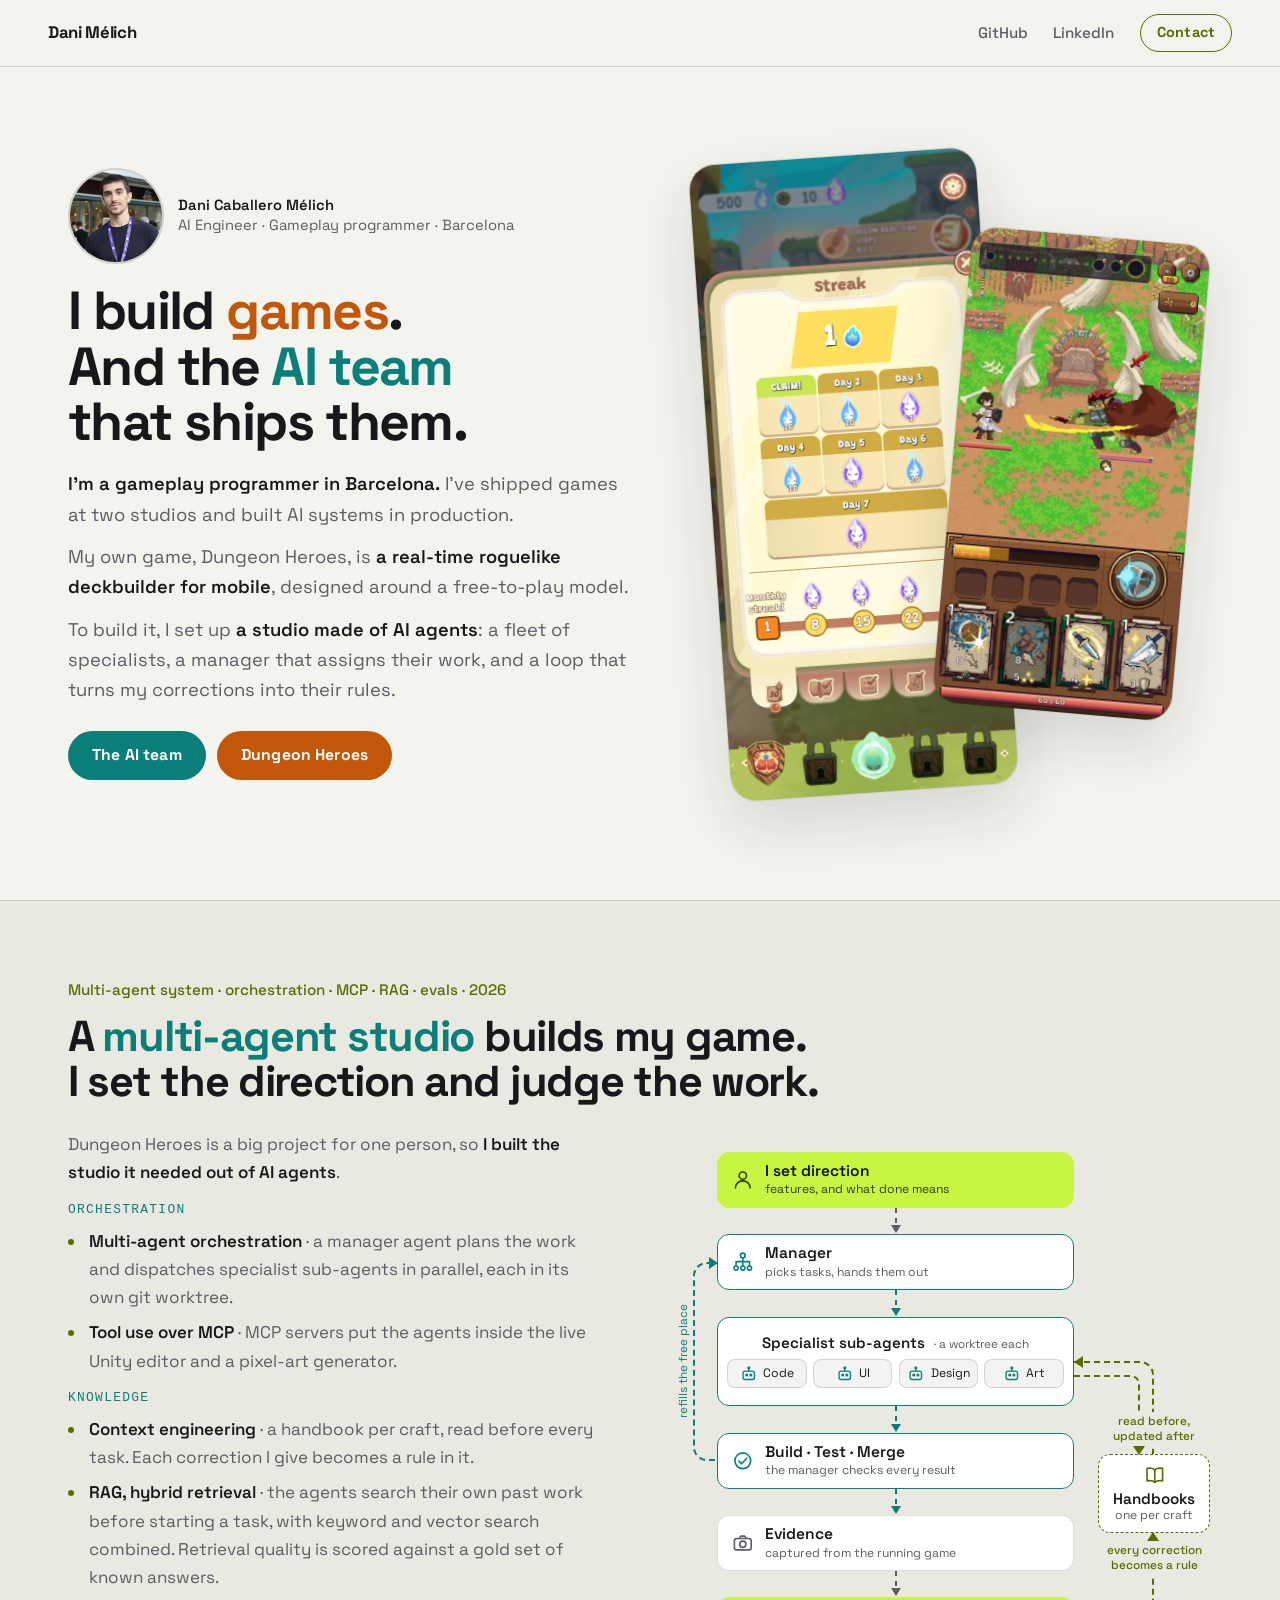
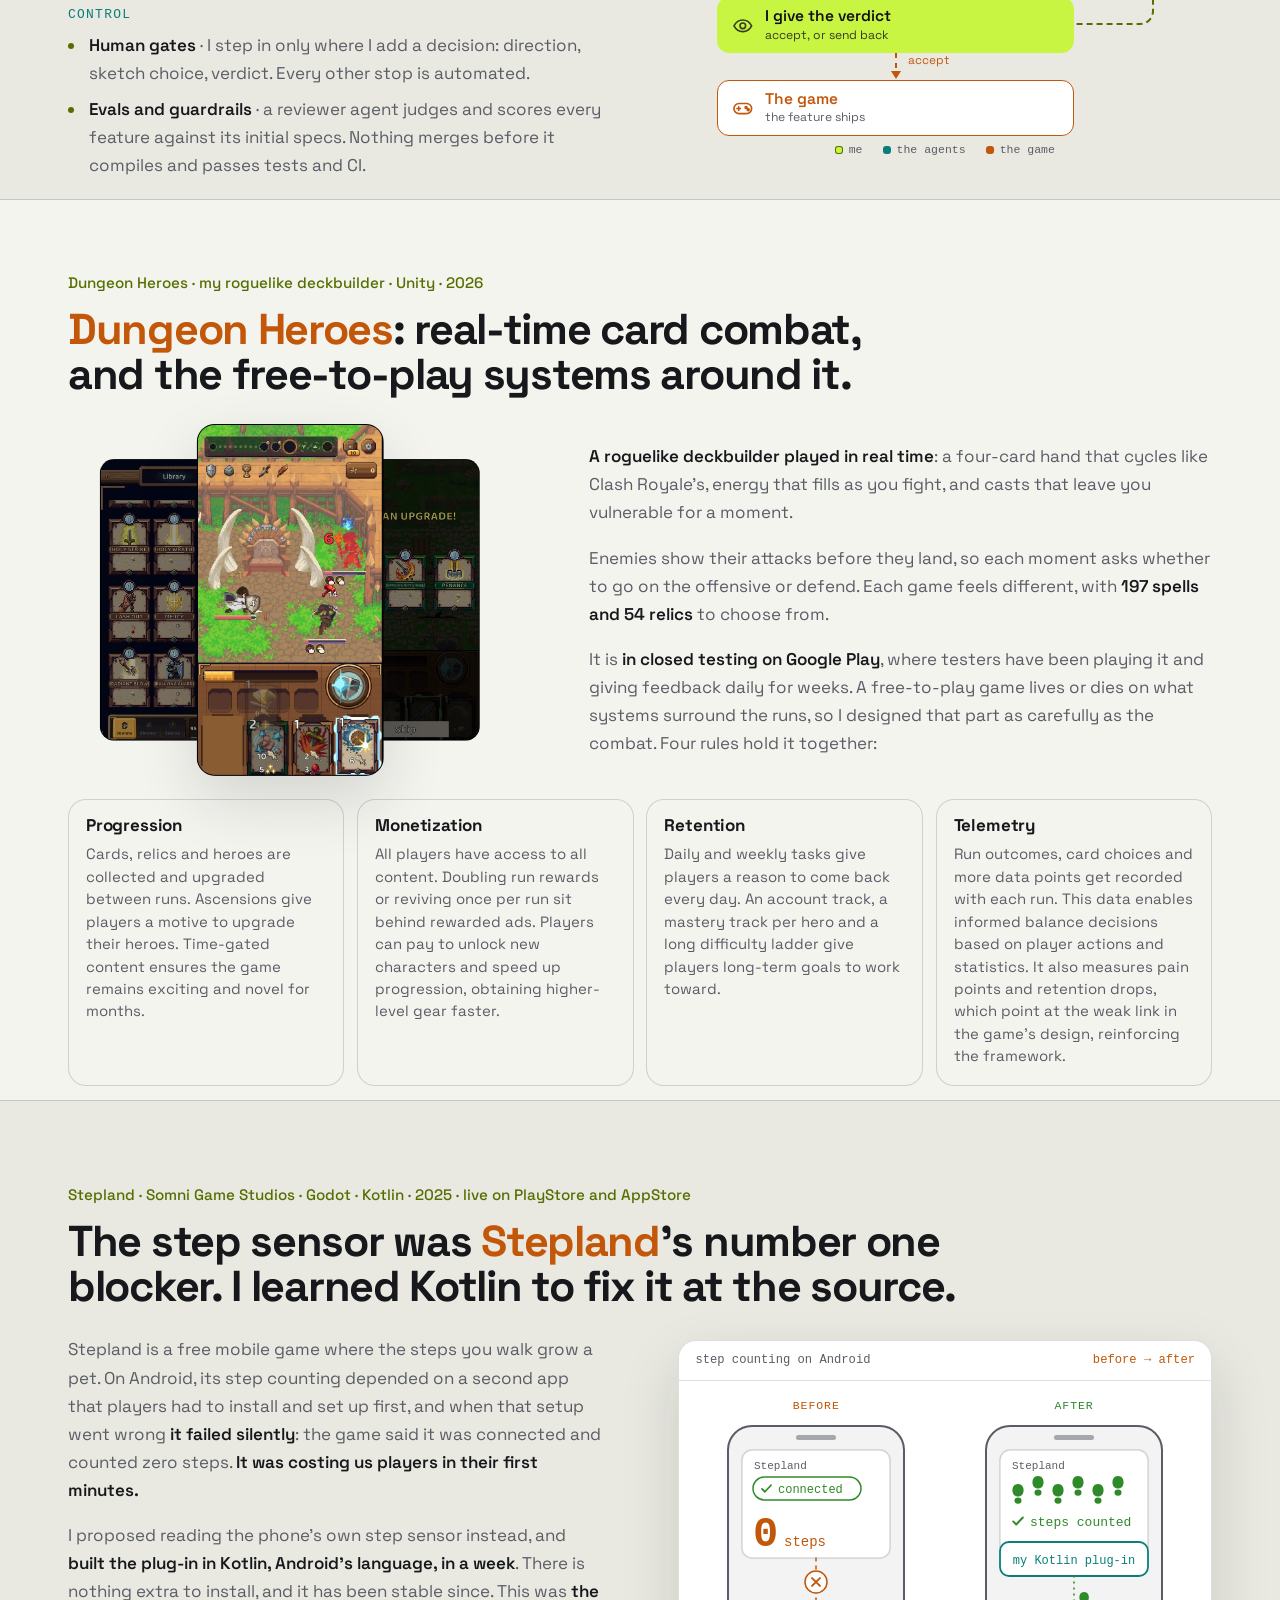
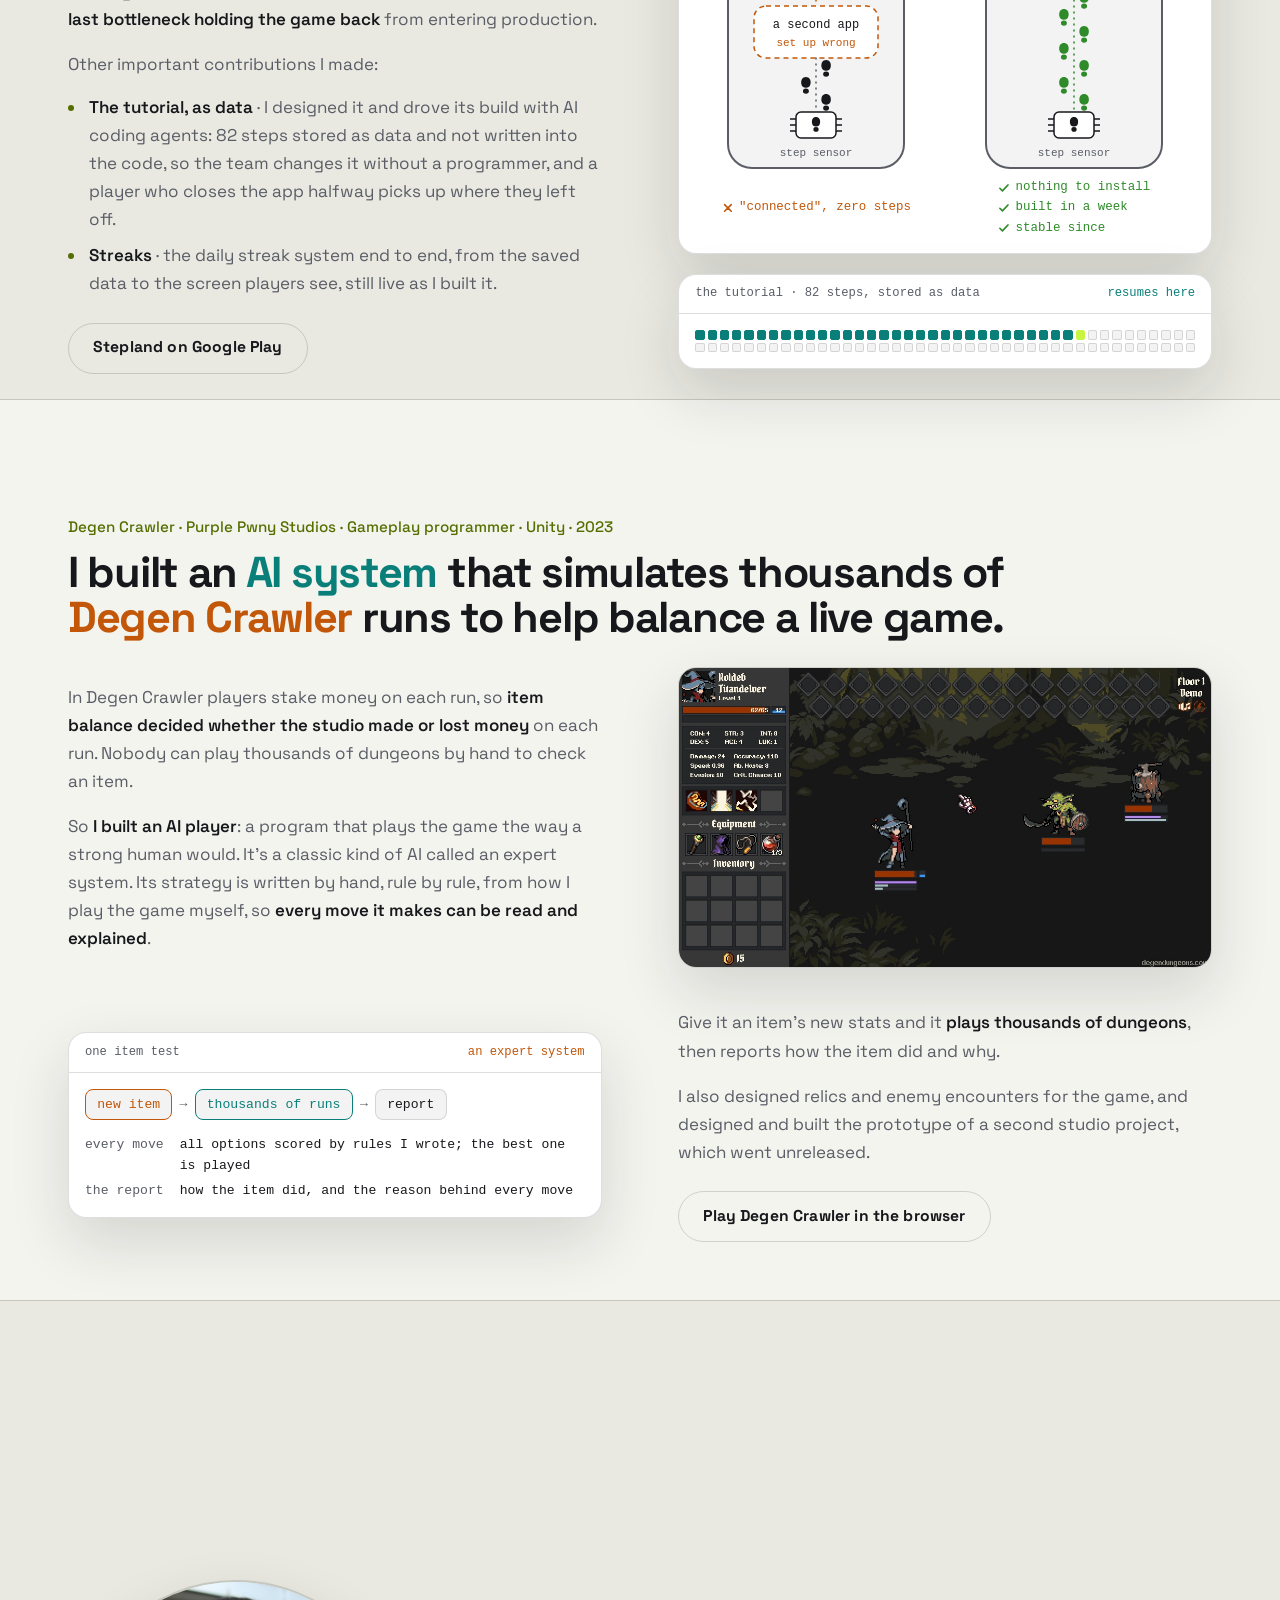
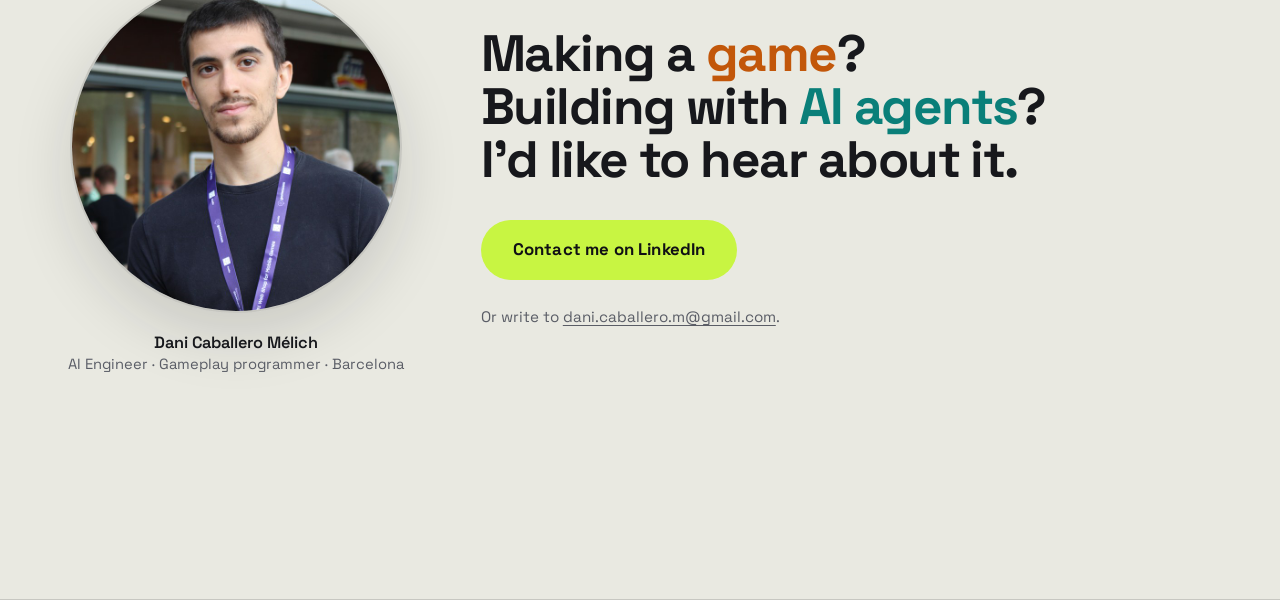
<file: index.html>
<!doctype html>
<html lang="en">
<head>
<meta charset="utf-8">
<meta name="viewport" content="width=device-width, initial-scale=1">
<title>Dani Mélich</title>
<meta name="description" content="Dani Mélich, gameplay programmer in Barcelona. His game Dungeon Heroes, the AI team that works on it, and the studio games before it.">
<meta name="color-scheme" content="dark light">
<meta property="og:title" content="Dani Mélich">
<meta property="og:description" content="Dani Mélich, gameplay programmer in Barcelona. His game Dungeon Heroes, the AI team that works on it, and the studio games before it.">
<meta property="og:type" content="website">
<link rel="preconnect" href="https://fonts.googleapis.com">
<link rel="preconnect" href="https://fonts.gstatic.com" crossorigin>
<link rel="stylesheet" href="https://fonts.googleapis.com/css2?family=Space+Grotesk:wght@400;500;700&display=swap">
<link rel="icon" href="data:image/svg+xml,<svg xmlns='http://www.w3.org/2000/svg' viewBox='0 0 32 32'><rect width='32' height='32' rx='7' fill='%23C8F542'/><text x='16' y='23.5' font-size='19' font-family='Arial,sans-serif' font-weight='bold' text-anchor='middle' fill='%23101014'>D</text></svg>">
<style>
/* Set-1 shell, extended for the engineer's mechanism cards. Dark by default, light via prefers-color-scheme. */

:root {
  --bg: #0e0f12;
  --bg-band: #15171c;
  --ink: #edede8;
  --muted: #9a9da6;
  --line: rgba(237, 237, 232, 0.14);
  --accent: #c8f542;
  --accent-ink: #c8f542;
  --on-accent: #101014;
  --game: #ff9a4d;
  --ai: #4fd8d2;
  --mech-bg: #0a0c10;
  --mech-line: rgba(237, 237, 232, 0.12);
  --mech-soft: rgba(237, 237, 232, 0.05);
  --ok: #8fd68a;
  --warn: #ff9a4d;
  --shadow: 0 24px 60px rgba(0, 0, 0, 0.45);
  --r-media: 18px;
  --mono: "Cascadia Mono", "Consolas", "SF Mono", ui-monospace, Menlo, monospace;
  color-scheme: dark;
}

@media (prefers-color-scheme: light) {
  :root {
    --bg: #f4f4ef;
    --bg-band: #e9e9e1;
    --ink: #17181c;
    --muted: #5a5d66;
    --line: rgba(23, 24, 28, 0.16);
    --accent: #c8f542;
    --accent-ink: #566e00;
    --on-accent: #101014;
    --game: #c2570a;
    --ai: #0a7f79;
    --mech-bg: #ffffff;
    --mech-line: rgba(23, 24, 28, 0.14);
    --mech-soft: rgba(23, 24, 28, 0.05);
    --ok: #2f8a2a;
    --warn: #c2570a;
    --shadow: 0 24px 60px rgba(23, 24, 28, 0.14);
    color-scheme: light;
  }
}

* { box-sizing: border-box; margin: 0; padding: 0; }
html { -webkit-text-size-adjust: 100%; }
@media (prefers-reduced-motion: no-preference) { html.smooth { scroll-behavior: smooth; } }

body {
  background: var(--bg);
  color: var(--ink);
  font-family: "Space Grotesk", "Segoe UI", "Helvetica Neue", Arial, sans-serif;
  font-size: 1.0625rem;
  line-height: 1.65;
  overflow-x: hidden;
}

img, video { max-width: 100%; height: auto; display: block; }
a { color: var(--accent-ink); text-decoration: none; }
p a { text-decoration: underline; text-underline-offset: 3px; }
a:hover { opacity: 0.85; }
::selection { background: var(--accent); color: var(--on-accent); }
:focus-visible { outline: 2px solid var(--accent-ink); outline-offset: 3px; border-radius: 4px; }

h1, h2, h3 { font-weight: 700; letter-spacing: -0.03em; line-height: 1.04; text-wrap: balance; }
.w-game { color: var(--game); }
.w-ai { color: var(--ai); }

/* nav */
.top {
  position: fixed; inset: 0 0 auto 0; z-index: 10;
  display: flex; align-items: center; justify-content: space-between;
  padding: 0.9rem clamp(1.25rem, 4vw, 3rem);
  background: color-mix(in srgb, var(--bg) 94%, transparent);
  border-bottom: 1px solid var(--line);
}
.wordmark { color: var(--ink); font-weight: 700; letter-spacing: -0.02em; font-size: 1.05rem; }
.top-nav { display: flex; align-items: center; gap: clamp(0.9rem, 2.5vw, 1.6rem); }
.top-nav a { color: var(--muted); font-size: 0.95rem; font-weight: 500; }
.top-nav a:hover { color: var(--ink); opacity: 1; }

/* buttons */
.cta { display: flex; flex-wrap: wrap; gap: 0.7rem; align-items: center; }
.btn {
  display: inline-block; border-radius: 999px; padding: 0.72rem 1.5rem;
  font-weight: 700; font-size: 0.98rem; letter-spacing: 0.01em; white-space: nowrap;
  transition: transform 0.12s ease, opacity 0.12s ease;
}
.btn:active { transform: translateY(1px) scale(0.98); }
.btn-solid { background: var(--accent); color: var(--on-accent); }
.btn-solid:hover { opacity: 0.9; }
.btn-ai { background: var(--ai); color: var(--on-accent); }
.btn-game { background: var(--game); color: var(--on-accent); }
.btn-ai:hover, .btn-game:hover { opacity: 0.9; }
@media (prefers-color-scheme: light) { .btn-ai, .btn-game { color: #ffffff; } }
.btn-line { color: var(--ink); border: 1px solid var(--line); }
.btn-line:hover { border-color: var(--ink); opacity: 1; }
.btn-mini, .top-nav .btn-mini {
  border: 1px solid var(--accent-ink); color: var(--accent-ink);
  border-radius: 999px; padding: 0.36rem 1rem; font-size: 0.9rem; font-weight: 700;
}
.top-nav .btn-mini:hover { background: var(--accent); border-color: var(--accent); color: var(--on-accent); }

/* hero */
.hero {
  min-height: 100dvh; max-width: 1240px; margin: 0 auto;
  padding: clamp(5rem, 10vh, 7rem) clamp(1.25rem, 4vw, 3rem) 4rem;
  display: grid; grid-template-columns: minmax(0, 1.05fr) minmax(0, 0.95fr);
  align-items: center; gap: clamp(2rem, 5vw, 4rem);
}
.hero h1 { font-size: clamp(2.2rem, 4.2vw, 3.35rem); max-width: 22ch; }
.hero .sub + .sub { margin-top: 0.75rem; }
.hero .sub { margin-top: 1.2rem; font-size: clamp(1rem, 1.5vw, 1.15rem); color: var(--muted); max-width: 52ch; }
.hero .cta { margin-top: 1.6rem; }
.hero-shots { position: relative; min-height: clamp(380px, 52vw, 620px); }
.phone { position: absolute; border-radius: 26px; border: 1px solid var(--line); box-shadow: var(--shadow); }
.phone-a { width: min(58%, 300px); top: 4%; left: 2%; transform: rotate(-4deg); z-index: 1; }
.phone-b { width: min(48%, 250px); right: 4%; bottom: 2%; transform: rotate(5deg); z-index: 2; }

@media (prefers-reduced-motion: no-preference) {
  @keyframes rise { from { opacity: 0; transform: translateY(26px); } to { opacity: 1; transform: translateY(0); } }
  @keyframes rise-a { from { opacity: 0; transform: rotate(-4deg) translateY(34px); } to { opacity: 1; transform: rotate(-4deg) translateY(0); } }
  @keyframes rise-b { from { opacity: 0; transform: rotate(5deg) translateY(34px); } to { opacity: 1; transform: rotate(5deg) translateY(0); } }
  .hero h1 { animation: rise 0.7s cubic-bezier(0.16, 1, 0.3, 1) both; }
  .hero .sub { animation: rise 0.7s 0.1s cubic-bezier(0.16, 1, 0.3, 1) both; }
  .hero .cta { animation: rise 0.7s 0.18s cubic-bezier(0.16, 1, 0.3, 1) both; }
  .phone-a { animation: rise-a 0.9s 0.25s cubic-bezier(0.16, 1, 0.3, 1) both; }
  .phone-b { animation: rise-b 0.9s 0.38s cubic-bezier(0.16, 1, 0.3, 1) both; }
}

/* sections */
.sec { max-width: 1240px; margin: 0 auto; padding: clamp(4.5rem, 11vh, 8rem) clamp(1.25rem, 4vw, 3rem); }
.sec h2, .band h2, .close h2 { font-size: clamp(1.9rem, 3.6vw, 2.9rem); max-width: 24ch; }
h3 { font-size: clamp(1.35rem, 2.2vw, 1.7rem); margin-top: 0.4rem; }
.sec-copy p { margin-top: 1.25rem; color: var(--muted); max-width: 62ch; }
.sec-copy h2 + p, .sec-copy h3 + p { margin-top: 1.5rem; }
.sec-copy .cta { margin-top: 2rem; }
p.kicker { color: var(--accent-ink); font-weight: 500; font-size: 0.95rem; margin-bottom: 1rem; }

.band { background: var(--bg-band); border-block: 1px solid var(--line); }
.band .sec { padding-block: clamp(4.5rem, 11vh, 7rem); }

.split { display: grid; grid-template-columns: minmax(0, 6fr) minmax(0, 6fr); gap: clamp(2.5rem, 6vw, 5.5rem); align-items: center; }
.split.flip { grid-template-columns: minmax(0, 5fr) minmax(0, 7fr); align-items: start; }
.split.start { align-items: start; }

.pair-imgs { display: grid; grid-template-columns: repeat(12, 1fr); align-items: start; }
.pair-imgs > :first-child { grid-column: 1 / 8; grid-row: 1; z-index: 2; box-shadow: var(--shadow); }
.pair-imgs > :last-child { grid-column: 7 / 13; grid-row: 1; z-index: 1; margin-top: 26%; opacity: 0.96; }
.pair-imgs img, .pair-imgs video, .loop {
  width: 100%; aspect-ratio: 9 / 17; object-fit: cover; object-position: top;
  border-radius: var(--r-media); border: 1px solid var(--line); background: #000;
}
.deck { position: relative; width: 100%; aspect-ratio: 1.08 / 1; margin-inline: auto; container-type: size; }
.deck > * {
  position: absolute; left: 50%; top: 50%; height: min(100cqh, 92cqw); width: auto; aspect-ratio: 9 / 17;
  object-fit: cover; object-position: top;
  border-radius: var(--r-media); border: 1px solid var(--line); background: #000;
  opacity: 0; z-index: 0; pointer-events: none;
  transform: translate(-50%, -50%) translateX(105%) scale(0.62);
  transition: transform 0.8s cubic-bezier(0.16, 1, 0.3, 1), opacity 0.6s ease, filter 0.6s ease;
}
.deck:not(.js) > :first-child, .deck > .is-center { transform: translate(-50%, -50%); opacity: 1; z-index: 3; box-shadow: var(--shadow); }
.deck:not(.js) > :nth-child(3), .deck > .is-left { transform: translate(-50%, -50%) translateX(-62%) scale(0.8); opacity: 1; z-index: 2; filter: brightness(0.62); pointer-events: auto; cursor: pointer; }
.deck:not(.js) > :nth-child(2), .deck > .is-right { transform: translate(-50%, -50%) translateX(62%) scale(0.8); opacity: 1; z-index: 2; filter: brightness(0.62); pointer-events: auto; cursor: pointer; }
.deck > .is-out { transform: translate(-50%, -50%) translateX(-105%) scale(0.62); opacity: 0; z-index: 1; }
@media (prefers-reduced-motion: reduce) { .deck > * { transition: none; } }
.zig { display: grid; grid-template-columns: minmax(0, 1fr) minmax(0, 1fr); gap: clamp(1.6rem, 4.5vh, 3rem) clamp(2.5rem, 6vw, 5.5rem); align-items: center; }
.zig > * { min-width: 0; }
.shot-wide { margin: 0; }
.shot-wide img { display: block; width: 100%; height: auto; border-radius: var(--r-media); border: 1px solid var(--line); box-shadow: var(--shadow); }
.phones-row { display: grid; grid-template-columns: repeat(auto-fit, minmax(150px, 1fr)); gap: 0.9rem; }
.phones-row .loop, .phones-row img { box-shadow: var(--shadow); width: 100%; aspect-ratio: 9 / 17; object-fit: cover; object-position: center; }
figcaption { margin-top: 0.9rem; font-size: 0.92rem; color: var(--muted); }
.map { border-radius: var(--r-media); border: 1px solid var(--line); box-shadow: var(--shadow); filter: brightness(1.32) contrast(1.06); }
@media (prefers-color-scheme: light) { .map { filter: none; } }

.narrow { max-width: 760px; }
.narrow p { margin-top: 1.4rem; color: var(--muted); }
.narrow h2 + p { margin-top: 1.6rem; }

/* close */
.close { max-width: 1240px; margin: 0 auto; padding: clamp(5rem, 14vh, 9rem) clamp(1.25rem, 4vw, 3rem) clamp(4rem, 10vh, 6rem); }
.close h2 { font-size: clamp(2.6rem, 7vw, 5.4rem); max-width: 16ch; }
.close p { margin-top: 1.6rem; color: var(--muted); max-width: 52ch; font-size: 1.1rem; }
.close .cta { margin-top: 2.4rem; }
.fine { margin-top: 3.5rem; font-size: 0.95rem; }
.close .fine { color: var(--muted); }
.fine a { color: var(--muted); text-decoration: underline; text-underline-offset: 3px; }
.fine a:hover { color: var(--ink); }

/* story pages */
.story-head { max-width: 880px; margin: 0 auto; padding: clamp(7rem, 16vh, 10rem) clamp(1.25rem, 4vw, 3rem) 1rem; }
.story-head h1 { font-size: clamp(2.3rem, 5vw, 3.9rem); max-width: 18ch; }
.story-head .sub { margin-top: 1.3rem; color: var(--muted); font-size: 1.1rem; max-width: 52ch; }
.back { display: inline-block; margin-bottom: 1.4rem; color: var(--muted); font-size: 0.95rem; font-weight: 500; }
.back:hover { color: var(--ink); opacity: 1; }
.beat { max-width: 880px; margin: 0 auto; padding: clamp(3.5rem, 8vh, 5.5rem) clamp(1.25rem, 4vw, 3rem); }
.beat h2 { font-size: clamp(1.7rem, 3.2vw, 2.5rem); max-width: 26ch; }
.beat p { margin-top: 1.25rem; color: var(--muted); max-width: 66ch; }
.beat h2 + p { margin-top: 1.5rem; }
.beat .visual { margin-top: 2.2rem; }
.beat.wide { max-width: 1240px; }
.beat.wide .inner { max-width: 880px; margin: 0 auto; }
.beat-side { display: grid; grid-template-columns: minmax(0, 1fr) minmax(0, 1fr); gap: clamp(2rem, 5vw, 4rem); align-items: start; }
.beat-side .phones-row { grid-template-columns: 1fr 1fr; }
.beat-side .visual { margin-top: 0; }
.story-end { max-width: 880px; margin: 0 auto; padding: clamp(3rem, 8vh, 5rem) clamp(1.25rem, 4vw, 3rem) clamp(5rem, 12vh, 7rem); }
.story-end p { color: var(--muted); max-width: 60ch; }
.story-end .cta { margin-top: 1.8rem; }

/* mechanism cards */
.mech {
  background: var(--mech-bg); border: 1px solid var(--mech-line); border-radius: var(--r-media);
  box-shadow: var(--shadow); font-family: var(--mono); font-size: 0.82rem; line-height: 1.6;
  overflow: hidden; color: var(--ink);
}
.mech-bar {
  display: flex; flex-wrap: wrap; justify-content: space-between; align-items: center; gap: 0.3rem 1rem;
  padding: 0.6rem 1rem; border-bottom: 1px solid var(--mech-line); color: var(--muted); font-size: 0.76rem;
}
.mech-bar b { color: var(--ai); font-weight: 500; font-variant-numeric: tabular-nums; white-space: nowrap; margin-left: auto; }
.mech-bar b.g { color: var(--game); }
.mech-body { padding: 1rem; }
.mech .k { color: var(--muted); }
.mech .ok { color: var(--ok); }
.mech .warn { color: var(--warn); }
.mech .ai { color: var(--ai); }
.mech .game { color: var(--game); }
.mech .strike { text-decoration: line-through; opacity: 0.55; }
.mech-grid { display: grid; grid-template-columns: 1fr 1fr; gap: 1.2rem; }
.mech-stack { display: grid; gap: 1.2rem; }

/* terminal */
.term ol { list-style: none; padding: 0.9rem 1rem 1rem; }
.term li {
  line-height: 2.05; white-space: nowrap; overflow: hidden; text-overflow: ellipsis;
  font-variant-numeric: tabular-nums;
  transition: opacity 0.9s ease, transform 0.9s ease, filter 0.9s ease;
}
.term li .t { color: var(--ai); margin-right: 0.9em; }
.term li .who { color: var(--muted); margin-right: 0.6em; }
.term li.sum { color: var(--accent-ink); margin-top: 0.4rem; }
.term li.pending { opacity: 0; transform: translateY(9px); filter: blur(3px); }

/* four business rules */
.principles { display: grid; grid-template-columns: repeat(4, 1fr); gap: 1rem; margin-top: 2.2rem; }
.principle { border: 1px solid var(--line); border-radius: var(--r-media); padding: 1.2rem 1.25rem 1.3rem; background: var(--bg); }
.principle b { display: block; line-height: 1.25; letter-spacing: -0.01em; }
.principle p { margin-top: 0.6rem; color: var(--muted); font-size: 0.95rem; line-height: 1.55; }
@media (max-width: 1000px) { .principles { grid-template-columns: 1fr 1fr; } }
@media (max-width: 560px) { .principles { grid-template-columns: 1fr; } }

/* key: value rows */
.kv { display: grid; grid-template-columns: max-content 1fr; gap: 0.25rem 1rem; }
.kv dt { color: var(--muted); }
.kv dd { margin: 0; }

/* lanes */
.lane { display: grid; grid-template-columns: 9.5rem 1fr; gap: 0.6rem 1rem; align-items: center; padding: 0.55rem 0; border-top: 1px solid var(--mech-line); }
.lane:first-child { border-top: 0; }
.lane-name { color: var(--muted); }
.lane.serial .lane-name { color: var(--game); }
.lane-track { display: flex; align-items: center; gap: 0.4rem; flex-wrap: wrap; }
.chip {
  display: inline-block; font-style: normal; padding: 0.1rem 0.55rem; border-radius: 6px;
  background: var(--mech-soft); border: 1px solid var(--mech-line); font-size: 0.78rem; line-height: 1.7;
}
.chip.strong { border-color: var(--ai); color: var(--ai); }
.chip.mid { border-color: color-mix(in srgb, var(--ai) 45%, transparent); }
.chip.fast { color: var(--muted); }
.chip.game { border-color: var(--game); color: var(--game); }
.arrow { color: var(--muted); }
.lane-note { grid-column: 2; color: var(--muted); font-size: 0.76rem; margin-top: -0.3rem; }

/* roster */
.roster { display: grid; grid-template-columns: repeat(4, 1fr); gap: 0.5rem; }
.roster .chip { text-align: center; padding: 0.4rem 0.3rem; }
.legend { display: flex; gap: 1.2rem; flex-wrap: wrap; margin-top: 0.9rem; color: var(--muted); font-size: 0.76rem; }

/* bars */
.bars { display: grid; gap: 0.7rem; }
.bar { display: grid; grid-template-columns: 10.5rem 1fr 6rem; gap: 0.8rem; align-items: center; }
.bar .lbl { color: var(--muted); }
.bar .val { text-align: right; font-variant-numeric: tabular-nums; }
.track { position: relative; height: 0.7rem; border-radius: 999px; background: var(--mech-soft); border: 1px solid var(--mech-line); overflow: visible; }
.fill { position: absolute; inset: 0 auto 0 0; border-radius: 999px; background: var(--ai); }
.fill.g { background: var(--game); }
.fill.dim { background: var(--muted); opacity: 0.6; }
.mark { position: absolute; top: -0.35rem; bottom: -0.35rem; width: 2px; background: var(--accent-ink); }
.mark::after { content: attr(data-l); position: absolute; top: -1.25rem; left: -1.2rem; color: var(--accent-ink); font-size: 0.7rem; white-space: nowrap; }

/* steps strip */
.steps { display: grid; grid-template-columns: repeat(41, 1fr); gap: 3px; }
.steps i { display: block; aspect-ratio: 1; border-radius: 2px; background: var(--mech-soft); border: 1px solid var(--mech-line); }
.steps i.done { background: var(--ai); border-color: var(--ai); }
.steps i.now { background: var(--accent); border-color: var(--accent); }

/* pipeline flow */
.flow { display: flex; flex-wrap: wrap; align-items: center; gap: 0.45rem; }
.flow .stage { padding: 0.25rem 0.7rem; border-radius: 8px; border: 1px solid var(--mech-line); background: var(--mech-soft); }
.flow .stage.hot { border-color: var(--game); color: var(--game); }
.flow .stage.res { border-color: var(--ai); color: var(--ai); }
.reach { margin-top: 0.9rem; display: grid; gap: 0.25rem; color: var(--muted); }
.reach span::before { content: "\2192"; margin-right: 0.5em; color: var(--game); }

/* ladder */
.ladder { display: grid; grid-template-columns: 1fr; gap: 0.35rem; }
.rung { display: grid; grid-template-columns: 3.2rem 1fr; gap: 0.8rem; padding: 0.45rem 0.7rem; border-radius: 8px; border: 1px solid var(--mech-line); background: var(--mech-soft); }
.rung .v { color: var(--ai); }
.rung.refused { border-color: var(--warn); }
.rung.refused .v { color: var(--warn); }

/* pedometer */
.pedo { display: grid; grid-template-columns: 1fr; gap: 0.35rem; }
.pedo .big { font-size: 2.4rem; line-height: 1; color: var(--ai); font-variant-numeric: tabular-nums; letter-spacing: -0.02em; }
.pedo .sub { color: var(--muted); }

/* held card */
.held { border-color: color-mix(in srgb, var(--game) 55%, var(--mech-line)); }
.held .mech-bar b { color: var(--game); }
.tags { display: flex; gap: 0.5rem; flex-wrap: wrap; margin-top: 0.8rem; }

/* image pairs */
.pairs { display: grid; grid-template-columns: 1fr 1fr; gap: 0.9rem; }
.pairs img { width: 100%; aspect-ratio: 9 / 16; object-fit: cover; object-position: center top; border-radius: var(--r-media); border: 1px solid var(--line); }
.pairs figcaption { grid-column: 1 / -1; }
.vs { display: grid; grid-template-columns: auto auto auto; justify-content: center; gap: 1.2rem; align-items: center; }
.vs .crop { height: clamp(300px, 38vw, 440px); overflow: hidden; border-radius: var(--r-media); border: 1px solid var(--line); box-shadow: var(--shadow); background: #2b2c30; }
.vs .crop.lay { aspect-ratio: 1080 / 1400; }
.vs .crop.lay img { display: block; width: 100%; height: auto; }
.vs .crop.art { aspect-ratio: 370 / 693; background: #06060f; }
.vs .crop.art img { display: block; width: 291.9%; max-width: none; height: auto; margin-left: -108.1%; margin-top: -7.3%; }
.vs .arrow { font-size: 1.6rem; color: var(--muted); }
.vs figcaption { grid-column: 1 / -1; }

/* reveals */
html.anim .reveal { opacity: 0; transform: translateY(26px); transition: opacity 0.7s ease, transform 0.7s cubic-bezier(0.16, 1, 0.3, 1); }
html.anim .reveal.in { opacity: 1; transform: none; }
@media (prefers-reduced-motion: reduce) {
  html.anim .reveal { opacity: 1; transform: none; transition: none; }
  .hero h1, .hero .sub, .hero .cta, .phone-a, .phone-b { animation: none; }
  .term li.pending { opacity: 1; transform: none; filter: none; }
}

/* mobile */
@media (max-width: 900px) {
  .hero { grid-template-columns: 1fr; padding-top: 6.5rem; gap: 3rem; }
  .hero-shots { min-height: 0; height: clamp(340px, 90vw, 460px); }
  .phone-a { width: min(52%, 250px); left: 4%; }
  .phone-b { width: min(44%, 210px); right: 6%; }
  .split, .split.flip, .zig { grid-template-columns: 1fr; }
  .split.flip > :first-child { order: 2; }
  .pair-imgs { max-width: 440px; }
  .deck { max-width: 460px; }
  .beat-side { grid-template-columns: 1fr; }
  .mech-grid { grid-template-columns: 1fr; }
  .roster { grid-template-columns: repeat(2, 1fr); }
  .lane { grid-template-columns: 1fr; gap: 0.3rem; }
  .lane-note { grid-column: 1; }
  .steps { grid-template-columns: repeat(21, 1fr); }
  .vs { grid-template-columns: 1fr; justify-items: center; }
  .vs .arrow { transform: rotate(90deg); justify-self: center; }
  .vs .crop { height: min(420px, 110vw); }
}
.list { margin-top: 1.1rem; padding-left: 1.15rem; color: var(--muted); max-width: 66ch; display: grid; gap: 0.5rem; }
.list li { padding-left: 0.15rem; }
.list li::marker { color: var(--accent-ink); }
.list b { color: var(--ink); font-weight: 600; }
.sec-copy p b, .sub b { color: var(--ink); font-weight: 600; }
.facts { list-style: none; display: flex; flex-wrap: wrap; gap: 0.4rem; margin-top: 1.2rem; padding: 0; font-family: var(--mono); font-size: 0.78rem; line-height: 1.5; }
.facts li { border: 1px solid var(--line); border-radius: 8px; padding: 0.28rem 0.7rem; color: var(--muted); background: var(--mech-bg); }
.facts b { color: var(--ink); font-weight: 600; margin-right: 0.45rem; }
.cards { display: grid; grid-template-columns: 1fr 1fr; gap: 1.4rem; margin-top: 2.5rem; }
.card { border: 1px solid var(--line); border-radius: var(--r-media); padding: 1.6rem 1.7rem 1.7rem; background: var(--bg-band); box-shadow: var(--shadow); display: flex; flex-direction: column; }
.card h3 { margin-top: 0.2rem; }
.card .list { margin-top: 1.2rem; max-width: none; }
.card .tags { margin-top: 1.3rem; font-family: var(--mono); }
.card .cta { margin-top: auto; padding-top: 1.5rem; }
.mech-row { display: grid; grid-template-columns: repeat(3, 1fr); gap: 1.2rem; margin-top: 1.4rem; align-items: start; }
.pairs-row { display: grid; grid-template-columns: 1fr 1fr; gap: 1.4rem; margin-top: 1.4rem; }
@media (max-width: 900px) { .cards, .mech-row, .pairs-row { grid-template-columns: 1fr; } }
.sec-tail { max-width: 1240px; margin: 0 auto; padding: 0 clamp(1.25rem, 4vw, 3rem) clamp(4.5rem, 11vh, 8rem); }
.sec-tail .mech { margin-top: -1.5rem; }
@media (max-width: 600px) {
  .bar { grid-template-columns: 1fr auto; gap: 0.35rem 0.8rem; }
  .bar .lbl { grid-column: 1 / -1; margin-bottom: -0.1rem; }
  .term li { white-space: normal; text-overflow: clip; line-height: 1.65; padding: 0.22rem 0; }
}
@media (max-width: 480px) {
  .top-nav a:not(.btn-mini):not(.back-top) { display: none; }
  .btn { padding: 0.68rem 1.25rem; }
  .mech { font-size: 0.76rem; }
  .phones-row { grid-template-columns: 1fr 1fr; }
}
/* v3.8 · one section per screen, soft snap between them */
.hero { scroll-snap-align: start; }
.byline { display: flex; align-items: center; gap: 0.85rem; margin-bottom: 1.2rem; }
.byline img { width: 96px; height: 96px; border-radius: 50%; object-fit: cover; border: 2px solid var(--line); box-shadow: 0 0 0 3px var(--bg); }
.byline span { font-size: 0.92rem; line-height: 1.35; color: var(--muted); }
.byline b { color: var(--ink); font-weight: 600; }
.phone-b { top: 50%; bottom: auto; translate: 0 -50%; }
.screen > .wrap { max-width: 1240px; margin: 0 auto; width: 100%; padding: clamp(3.5rem, 9vh, 5.5rem) clamp(1.25rem, 4vw, 3rem); }
.screen h2 { font-size: clamp(1.75rem, min(3.4vw, 5.4vh), 2.7rem); max-width: 38ch; text-wrap: balance; }
.screen h2 .h2-tail { display: inline-block; }
.screen p.kicker { margin-bottom: 0.7rem; }
.screen .cols { margin-top: clamp(1.2rem, 3vh, 2.6rem); }
.screen .sec-copy > :first-child { margin-top: 0; }
.screen .sec-copy p { margin-top: 1em; }
.screen .list { margin-top: 0.9em; gap: 0.45em; }
.screen .sec-copy .cta { margin-top: 1.5em; }
.screen figcaption { margin-top: 0.7rem; }

.closing { display: grid; grid-template-columns: auto minmax(0, 1fr); gap: clamp(2rem, 6vw, 5rem); align-items: center; }
.closing figure { text-align: center; }
.closing img { width: clamp(200px, min(26vw, 42vh), 340px); aspect-ratio: 1; border-radius: 50%; object-fit: cover; border: 2px solid var(--line); box-shadow: var(--shadow); margin: 0 auto; }
.closing figcaption { line-height: 1.45; margin-top: 1.1rem; }
.closing figcaption b { display: block; color: var(--ink); font-weight: 600; font-size: 1.02rem; }
.screen .closing h2 { font-size: clamp(2rem, min(4vw, 6.4vh), 3.2rem); max-width: none; }
.closing h2 span.ln { display: block; }
.closing .cta { margin-top: 2em; }
.closing .btn { font-size: 1.05rem; padding: 0.95em 1.9em; }
.closing .fine { margin-top: 1.6em; font-size: 0.95rem; color: var(--muted); }
.closing .fine + .fine { margin-top: 0.5em; }

@media (min-width: 901px) and (min-height: 620px) {
  html { scroll-snap-type: y mandatory; }
  .hero, .screen { scroll-snap-stop: always; }
  .screen { min-height: 100dvh; display: flex; align-items: center; scroll-snap-align: start; font-size: clamp(0.94rem, 2.1vh, 1.0625rem); }
  .screen > .wrap { padding-top: 4.4rem; padding-bottom: 0.9rem; }
  .screen .pair-imgs { max-width: calc(60vh + 0.9rem); }
  /* Dungeon Heroes fits one screen: the carousel takes whatever height the copy and the four rules leave */
  #dungeon-heroes { align-items: stretch; }
  #dungeon-heroes > .wrap { display: flex; flex-direction: column; }
  #dungeon-heroes .cols { flex: 1 1 auto; min-height: 0; align-items: center; }
  #dungeon-heroes .cols > figure { align-self: stretch; position: relative; min-height: 17rem; margin: 0; }
  #dungeon-heroes .deck { position: absolute; inset: 0; aspect-ratio: auto; }
  .screen .principles { margin-top: clamp(1rem, 2.6vh, 1.8rem); gap: 0.8rem; }
  .screen .principle { padding: 0.9em 1em 1em; }
  .screen .principle p { margin-top: 0.45em; font-size: 0.88em; line-height: 1.5; }
  .screen .pairs { max-width: calc(58vh + 0.9rem); }
  .screen .zig .shot-wide { max-width: calc(36vh * 16 / 9); justify-self: center; width: 100%; }
  .hero { padding-top: 4.6rem; padding-bottom: 1.6rem; }
  /* the v3.5 composition (phones overlapping, the game over the streak screen), scaled to the window height */
  .hero-shots { min-height: 0; height: min(100dvh - 7.5rem, 52vw, 700px); aspect-ratio: 0.82; max-width: 100%; justify-self: center; }
  .phone-a { width: auto; height: 96%; top: 2%; left: 2%; }
  .phone-b { width: auto; height: 72%; right: 4%; }
}
@media (max-width: 900px) {
  .closing { grid-template-columns: 1fr; }
  .closing figure { text-align: left; }
  .closing img { margin: 0; }
  .screen .closing h2 { font-size: clamp(1.4rem, 6.6vw, 2.4rem); }
}

/* agents flow chart (pipeline with two rails) */
.flowchart { background: var(--mech-bg); border: 1px solid var(--mech-line); border-radius: var(--r-media); box-shadow: var(--shadow); padding: 0.75rem 0.85rem 0.7rem; color: var(--ink); min-width: 0; }
.flowchart > svg { display: block; width: 100%; height: auto; font-family: inherit; overflow: visible; }
.flowchart .fc-key { display: flex; flex-wrap: wrap; justify-content: center; gap: 0.2rem 1.3rem; margin: 0.45rem 0 0; padding: 0; list-style: none; font-family: var(--mono); font-size: 0.72rem; color: var(--muted); }
.flowchart .fc-key li { display: inline-flex; align-items: center; gap: 0.45em; }
.flowchart .fc-key i { width: 0.7em; height: 0.7em; border-radius: 3px; display: inline-block; }
.flowchart .fc-key .k-me { background: var(--accent); box-shadow: 0 0 0 1px var(--accent-ink) inset; }
.flowchart .fc-key .k-ai { background: var(--ai); }
.flowchart .fc-key .k-game { background: var(--game); }
.fc-box { fill: var(--mech-bg); stroke: var(--mech-line); stroke-width: 1.5; }
.fc-t { fill: var(--ink); font-weight: 600; font-size: 16.5px; }
.fc-s { fill: var(--muted); font-size: 13px; }
.fc-ico { color: var(--muted); fill: none; stroke: currentColor; stroke-width: 1.5; stroke-linecap: round; stroke-linejoin: round; }
.fc-ai .fc-box { stroke: var(--ai); }
.fc-ai .fc-ico { color: var(--ai); }
.fc-me .fc-box { fill: var(--accent); stroke: var(--accent); }
.fc-me .fc-t { fill: var(--on-accent); }
.fc-me .fc-s { fill: var(--on-accent); opacity: 0.78; }
.fc-me .fc-ico { color: var(--on-accent); }
.fc-game .fc-box { stroke: var(--game); }
.fc-game .fc-t, .fc-game .fc-ico { fill: var(--game); color: var(--game); }
.fc-game .fc-ico { fill: none; }
.fc-book .fc-box { stroke: var(--accent-ink); stroke-dasharray: 5 4; }
.fc-book .fc-ico { color: var(--accent-ink); }
.fc-edge { fill: none; stroke: var(--muted); stroke-width: 2; stroke-linecap: round; stroke-linejoin: round; stroke-dasharray: 6 6; }
.fc-head { fill: var(--muted); }
.fc-edge.ai { stroke: var(--ai); } .fc-head.ai { fill: var(--ai); }
.fc-edge.learn { stroke: var(--accent-ink); } .fc-head.learn { fill: var(--accent-ink); }
.fc-edge.game { stroke: var(--game); } .fc-head.game { fill: var(--game); }
.fc-l { fill: var(--muted); font-size: 13px; }
.fc-l.learn { fill: var(--accent-ink); font-weight: 500; }
.fc-l.ai { fill: var(--ai); }
.fc-l.game { fill: var(--game); }
@media (max-width: 480px) { .flowchart.fc-a, .flowchart.fc-c { padding: 0.45rem 0.35rem; } }
@media (prefers-reduced-motion: no-preference) {
  .fc-edge { animation: fc-march 1.1s linear infinite; }
  @keyframes fc-march { to { stroke-dashoffset: -12; } }
}

.fc-b { --nh: 3.5rem; --th: 5.6rem; font-size: 0.95rem; line-height: 1.25; }
.fcb-grid { display: grid; grid-template-columns: 2.4rem minmax(0, 1fr) 8.6rem; column-gap: 0; align-items: stretch; }
.fcb-grid > * { grid-column: 2; min-width: 0; }
.fcb-ico { width: 1.35rem; height: 1.35rem; flex: none; fill: none; stroke: currentColor; stroke-width: 1.5; stroke-linecap: round; stroke-linejoin: round; color: var(--muted); }
.fcb-node { display: flex; align-items: center; gap: 0.7rem; min-height: var(--nh); padding: 0.3rem 0.9rem; border: 1.5px solid var(--mech-line); border-radius: 12px; background: var(--mech-bg); position: relative; z-index: 1; }
.fcb-node b { display: block; font-weight: 600; font-size: 1.02em; }
.fcb-node span { display: block; color: var(--muted); font-size: 0.8em; margin-top: 0.1em; }
.fcb-node.ai { border-color: var(--ai); } .fcb-node.ai .fcb-ico { color: var(--ai); }
.fcb-node.me { background: var(--accent); border-color: var(--accent); color: var(--on-accent); }
.fcb-node.me span, .fcb-node.me .fcb-ico { color: var(--on-accent); opacity: 0.8; }
.fcb-node.game { border-color: var(--game); } .fcb-node.game b, .fcb-node.game .fcb-ico { color: var(--game); }
.fcb-team { min-height: var(--th); border: 1.5px solid var(--ai); border-radius: 12px; padding: 0.45rem 0.6rem 0.5rem; display: flex; flex-direction: column; justify-content: center; gap: 0.4rem; position: relative; z-index: 1; background: var(--mech-bg); }
.fcb-team p { margin: 0; font-size: 0.78em; white-space: nowrap; color: var(--muted); text-align: center; }
.fcb-team p b { color: var(--ink); font-size: 1.27em; font-weight: 600; margin-right: 0.35em; }
.fcb-team ul { list-style: none; margin: 0; padding: 0; display: grid; grid-template-columns: repeat(4, 1fr); gap: 0.4rem; }
.fcb-team li { display: flex; align-items: center; justify-content: center; gap: 0.35rem; padding: 0.3rem 0.2rem; border-radius: 8px; background: var(--mech-soft); border: 1px solid var(--mech-line); font-size: 0.8em; }
.fcb-team li .fcb-ico { color: var(--ai); width: 1.1rem; height: 1.1rem; }
.fcb-arrow { height: 1.65rem; position: relative; display: flex; justify-content: center; color: var(--muted); }
.fcb-arrow i { width: 2px; height: calc(100% - 7px); background: repeating-linear-gradient(to bottom, currentColor 0 5px, transparent 5px 10px); }
.fcb-arrow::after { content: ""; position: absolute; bottom: 1px; left: 50%; transform: translateX(-50%); border: 5.5px solid transparent; border-top: 8px solid currentColor; border-bottom: 0; }
.fcb-arrow.ai { color: var(--ai); } .fcb-arrow.game { color: var(--game); }
.fcb-arrow em { position: absolute; left: calc(50% + 0.8rem); top: 0; font-style: normal; font-size: 0.78em; }
.fcb-grid > .fcb-rail { position: relative; }
.fcb-rail.left { grid-column: 1; margin: calc(var(--nh) / 2) 0; border: 2px dashed var(--ai); border-right: 0; border-radius: 14px 0 0 14px; margin-left: 0.9rem; margin-right: 0; }
.fcb-rail.left::after { content: ""; position: absolute; right: -1px; top: -7.5px; border: 6.5px solid transparent; border-left: 9px solid var(--ai); border-right: 0; }
.fcb-rail.left span { position: absolute; left: -0.75rem; top: 50%; transform: translate(-50%, -50%) rotate(-90deg); font-size: 0.78em; color: var(--ai); white-space: nowrap; background: var(--mech-bg); padding: 0 0.4em; }
.fcb-rail.right { grid-column: 3; margin: calc(var(--th) / 2) 0 calc(var(--nh) / 2); border: 2px dashed var(--accent-ink); border-left: 0; border-radius: 0 14px 14px 0; margin-right: 3.6rem; display: flex; flex-direction: column; justify-content: center; }
.fcb-rail.right::after { content: ""; position: absolute; left: 0; top: -7.5px; border: 6.5px solid transparent; border-right: 9px solid var(--accent-ink); border-left: 0; }
.fcb-rail.right > * { position: relative; left: 1.5rem; width: 7rem; }
.fcb-book { border: 1.5px dashed var(--accent-ink); border-radius: 12px; background: var(--mech-bg); padding: 0.55rem 0.4rem; text-align: center; margin: 0.5rem 0; }
.fcb-rail.right > .fcb-write { position: absolute; left: 0; width: auto; right: 12px; top: 12px; bottom: 50%; border: 2px dashed var(--accent-ink); border-left: 0; border-bottom: 0; border-radius: 0 9px 0 0; }
.fc-b { --bx: 3.5rem; background: none; border: 0; box-shadow: none; padding: 0; }
.fc-b .fcb-rail.left span, .fc-b .fcb-rail small { background: var(--bg-band); }
.fcb-book::before, .fcb-book::after { content: ""; position: absolute; transform: translateX(-50%); border: 6.5px solid transparent; }
.fcb-book::before { left: calc(var(--bx) - 16.5px); bottom: 100%; border-top: 9px solid var(--accent-ink); border-bottom: 0; }
.fcb-book::after { left: calc(var(--bx) - 2.5px); top: 100%; border-bottom: 9px solid var(--accent-ink); border-top: 0; }
.fcb-book .fcb-ico { color: var(--accent-ink); display: block; margin: 0 auto 0.2rem; }
.fcb-book b { display: block; font-weight: 600; } .fcb-book span { display: block; color: var(--muted); font-size: 0.8em; }
.fcb-rail small { display: block; color: var(--accent-ink); font-size: 0.78em; font-weight: 500; text-align: center; background: var(--mech-bg); padding: 0.2em 0; }
@media (prefers-reduced-motion: no-preference) {
  .fcb-arrow i { animation: fcb-fall 0.9s linear infinite; }
  @keyframes fcb-fall { to { background-position: 0 10px; } }
}
@media (max-width: 480px) {
  .fc-b { font-size: 0.82rem; }
  .fcb-grid { grid-template-columns: 1.7rem minmax(0, 1fr) 6.1rem; }
  .fcb-node { padding: 0.3rem 0.55rem; gap: 0.45rem; }
  .fcb-team ul { grid-template-columns: repeat(2, 1fr); }
  .fcb-team p { white-space: normal; }
  .fcb-team p b { display: block; margin: 0; }
  .fc-b { --th: 8.6rem; --bx: 2.3rem; }
  .fcb-rail.left { margin-left: 0.6rem; }
  .fcb-rail.right { margin-right: 3.1rem; }
  .fcb-rail.right > * { left: 0.7rem; width: 5.2rem; }
}

/* variant 1 · two phones, cut open: the path of a step drawn through each */
.s1-grid { display: grid; grid-template-columns: 1fr 1fr; gap: 0.4rem 1rem; }
.s1-grid h4 { font: inherit; font-weight: 500; letter-spacing: 0.08em; text-transform: uppercase; font-size: 0.72rem; text-align: center; }
.s1-grid svg { display: block; width: 100%; height: auto; max-width: 240px; margin: 0 auto; }
.s1-cap { list-style: none; display: grid; gap: 0.1rem; justify-content: center; font-size: 0.78rem; line-height: 1.5; }
.s1-cap li { display: flex; gap: 0.45em; align-items: center; }
.s1-cap svg { width: 0.95em; height: 0.95em; flex: none; margin: 0; }
.s1 text { font-family: var(--mono); font-size: 12px; fill: var(--ink); }
.s1 .tm { fill: var(--muted); font-size: 11px; }
.s1 .ph { fill: var(--mech-soft); stroke: var(--muted); stroke-width: 2; }
.s1 .win { fill: var(--mech-bg); stroke: var(--line); stroke-width: 1.5; }
.s1 .chip { fill: var(--mech-bg); stroke: var(--ink); stroke-width: 1.5; }
.s1 .pin { stroke: var(--ink); stroke-width: 1.5; }
.s1 .wire { stroke: var(--muted); stroke-width: 1.5; fill: none; stroke-dasharray: 1 5; stroke-linecap: round; }
.s1 .wire.ok { stroke: var(--ok); }
.s1 .wire.cut { stroke: var(--warn); stroke-dasharray: 3 5; }
.s1 .w { fill: var(--warn); } .s1 .o { fill: var(--ok); } .s1 .a { fill: var(--ai); }
.s1 .sw { stroke: var(--warn); fill: var(--mech-bg); stroke-width: 1.5; }
.s1 .so { stroke: var(--ok); fill: none; stroke-width: 1.5; }
.s1 .sa { stroke: var(--ai); fill: var(--mech-bg); stroke-width: 1.8; }
.s1 .fp { fill: var(--ink); }
.s1 .fp.o { fill: var(--ok); }
@media (max-width: 480px) {
  .s1 text { font-size: 13.5px; } .s1 .tm { font-size: 13px; }
  .s1-cap { font-size: 0.74rem; }
}
@media (prefers-reduced-motion: no-preference) {
  .s1 .walk use { animation: s1-step 4.2s linear infinite backwards; }
  .s1 .walk use:nth-child(2) { animation-delay: 0.3s; } .s1 .walk use:nth-child(3) { animation-delay: 0.6s; }
  .s1 .walk use:nth-child(4) { animation-delay: 0.9s; } .s1 .walk use:nth-child(5) { animation-delay: 1.2s; }
  .s1 .walk use:nth-child(6) { animation-delay: 1.5s; } .s1 .walk use:nth-child(7) { animation-delay: 1.8s; }
  .s1 .walk use:nth-child(8) { animation-delay: 2.1s; }
  .s1 .x { animation: s1-x 4.2s ease-in-out infinite; transform-box: fill-box; transform-origin: center; }
}
@keyframes s1-step { 0% { opacity: 0; } 6% { opacity: 1; } 90% { opacity: 1; } 100% { opacity: 0; } }
@keyframes s1-x { 0%, 20%, 60%, 100% { transform: scale(1); } 30% { transform: scale(1.25); } }

/* agents: keyword groups */
#agents .kw-h { margin-top: 1em; font-family: var(--mono); font-size: 0.76em; letter-spacing: 0.1em; text-transform: uppercase; color: var(--ai); }
#agents .kw-h + .list { margin-top: 0.35em; }
</style>
</head>
<body>
<header class="top">
<a class="wordmark" href="#top">Dani Mélich</a>
<nav class="top-nav">
<a href="https://github.com/DaniMelich">GitHub</a>
<a href="https://www.linkedin.com/in/dani-caballero-melich">LinkedIn</a>
<a class="btn btn-mini" href="#contact">Contact</a>
</nav>
</header>
<main id="top">

<section class="hero">
<div class="hero-copy">
<div class="byline"><img src="media/dani-720.jpg" width="720" height="720" alt="Dani Caballero Mélich"><span><b>Dani Caballero Mélich</b><br>AI Engineer · Gameplay programmer · Barcelona</span></div>
<h1>I build <span class="w-game">games</span>. And the <span class="w-ai">AI team</span> that ships them.</h1>
<p class="sub"><b>I'm a gameplay programmer in Barcelona.</b> I've shipped games at two studios and built AI systems in production.</p>
<p class="sub">My own game, Dungeon Heroes, is <b>a real-time roguelike deckbuilder for mobile</b>, designed around a free-to-play model.</p>
<p class="sub">To build it, I set up <b>a studio made of AI agents</b>: a fleet of specialists, a manager that assigns their work, and a loop that turns my corrections into their rules.</p>
<div class="cta">
<a class="btn btn-ai" href="#agents">The AI team</a>
<a class="btn btn-game" href="#dungeon-heroes">Dungeon Heroes</a>
</div>
</div>
<div class="hero-shots">
<img class="phone phone-a" src="media/screenshot_streak.jpeg" width="720" height="1600" alt="Stepland's streak screen, live on both stores">
<img class="phone phone-b" src="media/dh/candidates/run-end-death-a.jpg" width="540" height="1080" alt="Dungeon Heroes combat: the Knight and a charging beast, a four-card hand and an energy meter">
</div>
</section>

<section id="agents" class="screen band reveal">
<div class="wrap">
<p class="kicker">Multi-agent system · orchestration · MCP · RAG · evals · 2026</p>
<h2>A <span class="w-ai">multi-agent studio</span> builds my game. I set the direction and judge the work.</h2>
<div class="cols split">
<div class="sec-copy">
<p>Dungeon Heroes is a big project for one person, so <b>I built the studio it needed out of AI agents</b>.</p>
<p class="kw-h">Orchestration</p>
<ul class="list">
<li><b>Multi-agent orchestration</b> · a manager agent plans the work and dispatches specialist sub-agents in parallel, each in its own git worktree.</li>
<li><b>Tool use over MCP</b> · MCP servers put the agents inside the live Unity editor and a pixel-art generator.</li>
</ul>
<p class="kw-h">Knowledge</p>
<ul class="list">
<li><b>Context engineering</b> · a handbook per craft, read before every task. Each correction I give becomes a rule in it.</li>
<li><b>RAG, hybrid retrieval</b> · the agents search their own past work before starting a task, with keyword and vector search combined. Retrieval quality is scored against a gold set of known answers.</li>
</ul>
<p class="kw-h">Control</p>
<ul class="list">
<li><b>Human gates</b> · I step in only where I add a decision: direction, sketch choice, verdict. Every other stop is automated.</li>
<li><b>Evals and guardrails</b> · a reviewer agent judges and scores every feature against its initial specs. Nothing merges before it compiles and passes tests and CI.</li>
</ul>
</div>
<div class="flowchart fc-b">
<div class="fcb-grid" role="img" aria-label="How the AI studio works, as a pipeline: I set direction; a manager agent picks tasks and hands them to several specialist agents at once; the manager builds, tests and merges every result and refills the free place; evidence is captured from the running game; I give the verdict, and an accepted feature ships in the game. The specialist sub-agents, each in its own worktree, read the handbooks before a task and update them after it, and every correction I give becomes a rule in them.">
<div class="fcb-node me" style="grid-row:1"><svg class="fcb-ico" viewBox="0 0 20 20" aria-hidden="true"><circle cx="10" cy="6.2" r="3.4"/><path d="M3.2 17.6c0-3.9 3-6.6 6.8-6.6s6.8 2.7 6.8 6.6"/></svg><div><b>I set direction</b><span>features, and what done means</span></div></div>
<div class="fcb-arrow " style="grid-row:2"><i></i></div>
<div class="fcb-node ai" style="grid-row:3"><svg class="fcb-ico" viewBox="0 0 20 20" aria-hidden="true"><circle cx="10" cy="4.2" r="2.2"/><circle cx="3.8" cy="15.8" r="1.9"/><circle cx="10" cy="15.8" r="1.9"/><circle cx="16.2" cy="15.8" r="1.9"/><path d="M10 6.4v7.5M10 9.8H3.8v4.1M10 9.8h6.2v4.1"/></svg><div><b>Manager</b><span>picks tasks, hands them out</span></div></div>
<div class="fcb-arrow ai" style="grid-row:4"><i></i></div>
<div class="fcb-team" style="grid-row:5"><p><b>Specialist sub-agents</b> · a worktree each</p><ul><li><svg class="fcb-ico" viewBox="0 0 20 20" aria-hidden="true"><rect x="3.5" y="7" width="13" height="9.5" rx="2.4"/><path d="M10 7V4.2"/><circle cx="10" cy="3.2" r="1.1"/><circle cx="7.6" cy="11.4" r="1" fill="currentColor"/><circle cx="12.4" cy="11.4" r="1" fill="currentColor"/></svg><span>Code</span></li><li><svg class="fcb-ico" viewBox="0 0 20 20" aria-hidden="true"><rect x="3.5" y="7" width="13" height="9.5" rx="2.4"/><path d="M10 7V4.2"/><circle cx="10" cy="3.2" r="1.1"/><circle cx="7.6" cy="11.4" r="1" fill="currentColor"/><circle cx="12.4" cy="11.4" r="1" fill="currentColor"/></svg><span>UI</span></li><li><svg class="fcb-ico" viewBox="0 0 20 20" aria-hidden="true"><rect x="3.5" y="7" width="13" height="9.5" rx="2.4"/><path d="M10 7V4.2"/><circle cx="10" cy="3.2" r="1.1"/><circle cx="7.6" cy="11.4" r="1" fill="currentColor"/><circle cx="12.4" cy="11.4" r="1" fill="currentColor"/></svg><span>Design</span></li><li><svg class="fcb-ico" viewBox="0 0 20 20" aria-hidden="true"><rect x="3.5" y="7" width="13" height="9.5" rx="2.4"/><path d="M10 7V4.2"/><circle cx="10" cy="3.2" r="1.1"/><circle cx="7.6" cy="11.4" r="1" fill="currentColor"/><circle cx="12.4" cy="11.4" r="1" fill="currentColor"/></svg><span>Art</span></li></ul></div>
<div class="fcb-arrow ai" style="grid-row:6"><i></i></div>
<div class="fcb-node ai" style="grid-row:7"><svg class="fcb-ico" viewBox="0 0 20 20" aria-hidden="true"><circle cx="10" cy="10" r="7.3"/><path d="M6.4 10.3l2.5 2.5 4.8-5.2"/></svg><div><b>Build · Test · Merge</b><span>the manager checks every result</span></div></div>
<div class="fcb-arrow ai" style="grid-row:8"><i></i></div>
<div class="fcb-node " style="grid-row:9"><svg class="fcb-ico" viewBox="0 0 20 20" aria-hidden="true"><rect x="2.2" y="6" width="15.6" height="10.6" rx="2.2"/><path d="M7 6l1.2-2.2h3.6L13 6"/><circle cx="10" cy="11.3" r="2.9"/></svg><div><b>Evidence</b><span>captured from the running game</span></div></div>
<div class="fcb-arrow " style="grid-row:10"><i></i></div>
<div class="fcb-node me" style="grid-row:11"><svg class="fcb-ico" viewBox="0 0 20 20" aria-hidden="true"><path d="M1.8 10c2-3.6 4.9-5.4 8.2-5.4s6.2 1.8 8.2 5.4c-2 3.6-4.9 5.4-8.2 5.4S3.8 13.6 1.8 10z"/><circle cx="10" cy="10" r="2.6"/></svg><div><b>I give the verdict</b><span>accept, or send back</span></div></div>
<div class="fcb-arrow game" style="grid-row:12"><i></i><em>accept</em></div>
<div class="fcb-node game" style="grid-row:13"><svg class="fcb-ico" viewBox="0 0 20 20" aria-hidden="true"><rect x="1.8" y="6" width="16.4" height="9.4" rx="4.7"/><path d="M6.2 9v3.4M4.5 10.7h3.4"/><circle cx="13" cy="9.7" r=".9" fill="currentColor"/><circle cx="15" cy="11.7" r=".9" fill="currentColor"/></svg><div><b>The game</b><span>the feature ships</span></div></div>
<div class="fcb-rail left" style="grid-row:3 / 8"><span>refills the free place</span></div>
<div class="fcb-rail right" style="grid-row:5 / 12"><i class="fcb-write" aria-hidden="true"></i><small class="fcb-up">read before,<br>updated after</small><div class="fcb-book"><svg class="fcb-ico" viewBox="0 0 20 20" aria-hidden="true"><path d="M10 5.4C8.4 4 5.8 3.6 2.8 4v11.6c3-.4 5.6 0 7.2 1.4 1.6-1.4 4.2-1.8 7.2-1.4V4c-3-.4-5.6 0-7.2 1.4z"/><path d="M10 5.4V17"/></svg><b>Handbooks</b><span>one per craft</span></div><small class="fcb-dn">every correction<br>becomes a rule</small></div>
</div>
<ul class="fc-key" aria-hidden="true"><li><i class="k-me"></i>me</li><li><i class="k-ai"></i>the agents</li><li><i class="k-game"></i>the game</li></ul>
</div>
</div>
</div>
</section>

<section id="dungeon-heroes" class="screen reveal">
<div class="wrap">
<p class="kicker">Dungeon Heroes · my roguelike deckbuilder · Unity · 2026</p>
<h2><span class="w-game">Dungeon Heroes</span>: real-time card combat, and the free-to-play systems around it.</h2>
<div class="cols split flip">
<figure>
<div class="deck" data-interval="3000">
<video muted loop playsinline preload="metadata" poster="media/dh/parry-punish.jpg" aria-label="A parry negates an enemy attack"><source src="media/dh/parry-punish.mp4" type="video/mp4"></video>
<video muted loop playsinline preload="none" poster="media/dh/candidates-clips/reward-to-next-fight.jpg" aria-label="A fight is won, a card is picked, and the next fight starts"><source src="media/dh/candidates-clips/reward-to-next-fight.mp4" type="video/mp4"></video>
<video muted loop playsinline preload="none" poster="media/dh/boss-telegraph.jpg" aria-label="A boss shows its attack before it lands"><source src="media/dh/boss-telegraph.mp4" type="video/mp4"></video>
<video muted loop playsinline preload="none" poster="media/dh/candidates-clips/fight-reward-shop-brutality.jpg" aria-label="A short fight, its rewards, and the road to the merchant"><source src="media/dh/candidates-clips/fight-reward-shop-brutality.mp4" type="video/mp4"></video>
<video muted loop playsinline preload="none" poster="media/dh/deck-loadout.jpg" aria-label="The card library and deck loadout"><source src="media/dh/deck-loadout.mp4" type="video/mp4"></video>
</div>
</figure>
<div class="sec-copy">
<p><b>A roguelike deckbuilder played in real time</b>: a four-card hand that cycles like Clash Royale's, energy that fills as you fight, and casts that leave you vulnerable for a moment.</p>
<p>Enemies show their attacks before they land, so each moment asks whether to go on the offensive or defend. Each game feels different, with <b>197 spells and 54 relics</b> to choose from.</p>
<p>It is <b>in closed testing on Google Play</b>, where testers have been playing it and giving feedback daily for weeks. A free-to-play game lives or dies on what systems surround the runs, so I designed that part as carefully as the combat. Four rules hold it together:</p>
</div>
</div>
<div class="principles">
<div class="principle"><b>Progression</b><p>Cards, relics and heroes are collected and upgraded between runs. Ascensions give players a motive to upgrade their heroes. Time-gated content ensures the game remains exciting and novel for months.</p></div>
<div class="principle"><b>Monetization</b><p>All players have access to all content. Doubling run rewards or reviving once per run sit behind rewarded ads. Players can pay to unlock new characters and speed up progression, obtaining higher-level gear faster.</p></div>
<div class="principle"><b>Retention</b><p>Daily and weekly tasks give players a reason to come back every day. An account track, a mastery track per hero and a long difficulty ladder give players long-term goals to work toward.</p></div>
<div class="principle"><b>Telemetry</b><p>Run outcomes, card choices and more data points get recorded with each run. This data enables informed balance decisions based on player actions and statistics. It also measures pain points and retention drops, which point at the weak link in the game's design, reinforcing the framework.</p></div>
</div>
</div>
</section>

<section id="stepland" class="screen band reveal">
<div class="wrap">
<p class="kicker">Stepland · Somni Game Studios · Godot · Kotlin · 2025 · live on PlayStore and AppStore</p>
<h2>The step sensor was <span class="w-game">Stepland</span>'s number one blocker. I learned Kotlin to fix it at the source.</h2>
<div class="cols split">
<div class="sec-copy">
<p>Stepland is a free mobile game where the steps you walk grow a pet. On Android, its step counting depended on a second app that players had to install and set up first, and when that setup went wrong <b>it failed silently</b>: the game said it was connected and counted zero steps. <b>It was costing us players in their first minutes.</b></p>
<p>I proposed reading the phone's own step sensor instead, and <b>built the plug-in in Kotlin, Android's language, in a week</b>. There is nothing extra to install, and it has been stable since. This was <b>the last bottleneck holding the game back</b> from entering production.</p>
<p>Other important contributions I made:</p>
<ul class="list">
<li><b>The tutorial, as data</b> · I designed it and drove its build with AI coding agents: 82 steps stored as data and not written into the code, so the team changes it without a programmer, and a player who closes the app halfway picks up where they left off.</li>
<li><b>Streaks</b> · the daily streak system end to end, from the saved data to the screen players see, still live as I built it.</li>
</ul>
<div class="cta">
<a class="btn btn-line" href="https://play.google.com/store/apps/details?id=com.somnigamestudios.stepland">Stepland on Google Play</a>
</div>
</div>
<div class="mech-stack">
<div class="mech s1" aria-label="Step counting, before and after">
<div class="mech-bar"><span>step counting on Android</span><b class="g">before &rarr; after</b></div>
<div class="mech-body">
<svg width="0" height="0" style="position:absolute" aria-hidden="true"><defs>
<symbol id="fp" viewBox="0 0 12 20"><path d="M6 0C10 0 12 3.5 11.5 7.5C11 11 9 12.6 6 12.6C3 12.6 1 11 .5 7.5C0 3.5 2 0 6 0Z"/><ellipse cx="6" cy="16.6" rx="3.5" ry="3.2"/></symbol>
<symbol id="ck" viewBox="0 0 16 16"><path d="M2.5 8.5l3.5 3.5 7.5-8" fill="none" stroke="currentColor" stroke-width="2.2" stroke-linecap="round" stroke-linejoin="round"/></symbol>
<symbol id="xx" viewBox="0 0 16 16"><path d="M3.5 3.5l9 9M12.5 3.5l-9 9" fill="none" stroke="currentColor" stroke-width="2.2" stroke-linecap="round"/></symbol>
</defs></svg>
<div class="s1-grid">
<h4 class="warn">before</h4>
<h4 class="ok">after</h4>
<svg viewBox="0 0 240 350" role="img" aria-label="Before: inside the phone, steps leave the step sensor, reach a second app, and the link to Stepland is broken. Stepland says connected and shows zero steps.">
<rect class="ph" x="32" y="4" width="176" height="342" rx="24"/>
<rect x="100" y="13" width="40" height="5" rx="2.5" fill="var(--muted)" opacity=".5"/>
<rect class="win" x="46" y="28" width="148" height="108" rx="10"/>
<text class="tm" x="58" y="47">Stepland</text>
<rect class="so" x="57" y="55" width="108" height="23" rx="11.5"/>
<use href="#ck" x="64" y="60" width="13" height="13" style="color:var(--ok)"/>
<text class="o" x="82" y="71">connected</text>
<text class="w" x="57" y="124" style="font-size:42px;font-weight:700">0</text>
<text class="w" x="88" y="124" style="font-size:14px">steps</text>
<path class="wire cut" d="M120 136V184"/>
<g class="x"><circle class="sw" cx="120" cy="160" r="11"/><use href="#xx" x="113" y="153" width="14" height="14" style="color:var(--warn)"/></g>
<rect class="sw" x="58" y="184" width="124" height="52" rx="12" stroke-dasharray="5 4"/>
<text x="120" y="206" text-anchor="middle">a second app</text>
<text class="w" x="120" y="224" text-anchor="middle" style="font-size:11px">set up wrong</text>
<path class="wire" d="M120 236V290"/>
<g class="walk"><use class="fp" href="#fp" x="125" y="272" width="10.2" height="17"/><use class="fp" href="#fp" x="104.8" y="255" width="10.2" height="17"/><use class="fp" href="#fp" x="125" y="238" width="10.2" height="17"/></g>
<rect class="chip" x="100" y="290" width="40" height="26" rx="5"/>
<path class="pin" d="M94 297h6M94 303h6M94 309h6M140 297h6M140 303h6M140 309h6"/>
<use class="fp" href="#fp" x="115.5" y="295" width="9" height="15"/>
<text class="tm" x="120" y="334" text-anchor="middle">step sensor</text>
</svg>
<svg viewBox="0 0 240 350" role="img" aria-label="After: inside the phone, steps go straight from the step sensor into my Kotlin plug-in, which is part of Stepland. Steps are counted.">
<rect class="ph" x="32" y="4" width="176" height="342" rx="24"/>
<rect x="100" y="13" width="40" height="5" rx="2.5" fill="var(--muted)" opacity=".5"/>
<rect class="win" x="46" y="28" width="148" height="108" rx="10"/>
<text class="tm" x="58" y="47">Stepland</text>
<g class="fp o"><use href="#fp" x="58" y="62" width="12" height="20"/><use href="#fp" x="78" y="54" width="12" height="20"/><use href="#fp" x="98" y="62" width="12" height="20"/><use href="#fp" x="118" y="54" width="12" height="20"/><use href="#fp" x="138" y="62" width="12" height="20"/><use href="#fp" x="158" y="54" width="12" height="20"/></g>
<use href="#ck" x="57" y="92" width="14" height="14" style="color:var(--ok)"/>
<text class="o" x="76" y="104" style="font-size:13px">steps counted</text>
<rect class="sa" x="46" y="120" width="148" height="34" rx="9"/>
<text class="a" x="120" y="141.5" text-anchor="middle" style="font-size:12px">my Kotlin plug-in</text>
<path class="wire ok" d="M120 154V290"/>
<g class="walk"><use class="fp o" href="#fp" x="125" y="272" width="10.2" height="17"/><use class="fp o" href="#fp" x="104.8" y="255" width="10.2" height="17"/><use class="fp o" href="#fp" x="125" y="238" width="10.2" height="17"/><use class="fp o" href="#fp" x="104.8" y="221" width="10.2" height="17"/><use class="fp o" href="#fp" x="125" y="204" width="10.2" height="17"/><use class="fp o" href="#fp" x="104.8" y="187" width="10.2" height="17"/><use class="fp o" href="#fp" x="125" y="170" width="10.2" height="17"/></g>
<rect class="chip" x="100" y="290" width="40" height="26" rx="5"/>
<path class="pin" d="M94 297h6M94 303h6M94 309h6M140 297h6M140 303h6M140 309h6"/>
<use class="fp" href="#fp" x="115.5" y="295" width="9" height="15"/>
<text class="tm" x="120" y="334" text-anchor="middle">step sensor</text>
</svg>
<ul class="s1-cap warn"><li><svg viewBox="0 0 16 16"><use href="#xx"/></svg>"connected", zero steps</li></ul>
<ul class="s1-cap ok"><li><svg viewBox="0 0 16 16"><use href="#ck"/></svg>nothing to install</li><li><svg viewBox="0 0 16 16"><use href="#ck"/></svg>built in a week</li><li><svg viewBox="0 0 16 16"><use href="#ck"/></svg>stable since</li></ul>
</div>
</div>
</div>
<div class="mech" aria-label="The tutorial: 82 steps stored as data, with resume">
<div class="mech-bar"><span>the tutorial · 82 steps, stored as data</span><b>resumes here</b></div>
<div class="mech-body">
<div class="steps" id="tut-steps"></div>
</div>
</div>
</div>
</div>
</div>
</section>

<section id="degen-crawler" class="screen reveal">
<div class="wrap">
<p class="kicker">Degen Crawler · Purple Pwny Studios · Gameplay programmer · Unity · 2023</p>
<h2>I built an <span class="w-ai">AI system</span> that simulates thousands of <span class="w-game">Degen Crawler</span> runs to help balance a live game.</h2>
<div class="cols zig">
<div class="sec-copy">
<p>In Degen Crawler players stake money on each run, so <b>item balance decided whether the studio made or lost money</b> on each run. Nobody can play thousands of dungeons by hand to check an item.</p>
<p>So <b>I built an AI player</b>: a program that plays the game the way a strong human would. It's a classic kind of AI called an expert system. Its strategy is written by hand, rule by rule, from how I play the game myself, so <b>every move it makes can be read and explained</b>.</p>
</div>
<figure class="shot-wide"><img src="media/degen/degen-crawler.jpg" width="1024" height="576" alt="Degen Crawler: a fight during a run" loading="lazy" decoding="async"></figure>
<div class="mech" aria-label="One item test: an item goes in, thousands of runs are played, a report comes out">
<div class="mech-bar"><span>one item test</span><b class="g">an expert system</b></div>
<div class="mech-body">
<div class="flow">
<span class="stage hot">new item</span><span class="arrow">&rarr;</span>
<span class="stage res">thousands of runs</span><span class="arrow">&rarr;</span>
<span class="stage">report</span>
</div>
<dl class="kv" style="margin-top:0.9rem">
<dt>every move</dt><dd>all options scored by rules I wrote; the best one is played</dd>
<dt>the report</dt><dd>how the item did, and the reason behind every move</dd>
</dl>
</div>
</div>
<div class="sec-copy">
<p>Give it an item's new stats and it <b>plays thousands of dungeons</b>, then reports how the item did and why.</p>
<p>I also designed relics and enemy encounters for the game, and designed and built the prototype of a second studio project, which went unreleased.</p>
<div class="cta">
<a class="btn btn-line" href="https://degendungeons.com/crawler">Play Degen Crawler in the browser</a>
</div>
</div>
</div>
</div>
</section>

<section id="contact" class="screen band reveal">
<div class="wrap closing">
<figure>
<img src="media/dani-720.jpg" width="720" height="720" alt="Dani Caballero Mélich" loading="lazy" decoding="async">
<figcaption><b>Dani Caballero Mélich</b>AI Engineer · Gameplay programmer · Barcelona</figcaption>
</figure>
<div>
<h2><span class="ln">Making a <span class="w-game">game</span>?</span> <span class="ln">Building with <span class="w-ai">AI agents</span>?</span> <span class="ln">I'd like to hear about it.</span></h2>
<div class="cta">
<a class="btn btn-solid" href="https://www.linkedin.com/in/dani-caballero-melich" target="_blank" rel="noopener">Contact me on LinkedIn</a>
</div>
<p class="fine">Or write to <a href="mailto:dani.caballero.m@gmail.com">dani.caballero.m@gmail.com</a>.</p>
</div>
</div>
</section>
</main>
<script>
window.addEventListener('load', function () {
  var t = location.hash && document.getElementById(location.hash.slice(1));
  if (t && Math.abs(t.getBoundingClientRect().top) > window.innerHeight * 0.5) {
    t.scrollIntoView({ behavior: 'instant', block: 'start' });
  }
  document.documentElement.classList.add('smooth');
});
(function () {
  var reduce = window.matchMedia && window.matchMedia('(prefers-reduced-motion: reduce)').matches;
  var hasIO = 'IntersectionObserver' in window;

  /* reveal on scroll */
  if (hasIO && !reduce) {
    document.documentElement.classList.add('anim');
    var io = new IntersectionObserver(function (entries) {
      entries.forEach(function (e) {
        if (e.isIntersecting) { e.target.classList.add('in'); io.unobserve(e.target); }
      });
    }, { threshold: 0.12 });
    document.querySelectorAll('.reveal').forEach(function (el) { io.observe(el); });
  }

  /* tutorial strip: 82 cells, the first 31 done, the next one is where a returning player resumes */
  var ts = document.getElementById('tut-steps');
  if (ts) { for (var i = 0; i < 82; i++) { var c = document.createElement('i'); if (i < 31) c.className = 'done'; else if (i === 31) c.className = 'now'; ts.appendChild(c); } }

  /* shift-log terminal: rows appear as the clock runs between data-start and data-end, once the card is on screen */
  document.querySelectorAll('.term[data-run]').forEach(function (term) {
    var rows = Array.prototype.slice.call(term.querySelectorAll('li'));
    var clock = term.querySelector('.clock');
    if (reduce || rows.length < 2 || !clock || !hasIO) return;
    function toMin(s) { var p = (s || '').split(':'); return (+p[0]) * 60 + (+p[1] || 0); }
    var startMin = toMin(term.getAttribute('data-start') || '00:00'), endMin = toMin(term.getAttribute('data-end') || '00:00');
    if (endMin <= startMin) endMin += 24 * 60;
    function rowMin(li) {
      var t = li.querySelector('.t').textContent.split(':');
      var m = (+t[0]) * 60 + (+t[1]);
      return m < startMin ? m + 24 * 60 : m;
    }
    function fmt(m) {
      m = m % (24 * 60);
      var h = Math.floor(m / 60), mm = Math.round(m % 60);
      return (h < 10 ? '0' : '') + h + ':' + (mm < 10 ? '0' : '') + mm;
    }
    rows.forEach(function (r, i) { if (i > 0) r.classList.add('pending'); });
    clock.textContent = fmt(startMin);
    var total = 9000, span = endMin - startMin, t0 = null, started = false;
    function easeOut(x) { return 1 - Math.pow(2, -6 * x); }
    function frame(now) {
      if (t0 === null) t0 = now;
      var p = Math.min((now - t0) / total, 1);
      var cur = startMin + span * (easeOut(p) / easeOut(1));
      clock.textContent = fmt(cur);
      rows.forEach(function (r) {
        if (r.classList.contains('pending') && rowMin(r) <= cur + 0.5) r.classList.remove('pending');
      });
      if (p < 1) requestAnimationFrame(frame);
      else { clock.textContent = fmt(endMin); rows.forEach(function (r) { r.classList.remove('pending'); }); }
    }
    var tio = new IntersectionObserver(function (entries) {
      entries.forEach(function (e) {
        if (e.isIntersecting && !started) { started = true; requestAnimationFrame(frame); tio.disconnect(); }
      });
    }, { threshold: 0.35 });
    tio.observe(term);
  });
})();
(function () {
  var reduce = window.matchMedia && window.matchMedia('(prefers-reduced-motion: reduce)').matches;
  document.querySelectorAll('.deck').forEach(function (deck) {
    var items = Array.prototype.slice.call(deck.children), n = items.length;
    if (n < 4) return;
    var i = 0, timer = null, visible = false;
    var every = parseInt(deck.getAttribute('data-interval'), 10) || 3000;
    deck.classList.add('js');
    function at(k) { return items[((k % n) + n) % n]; }
    function play(el, on) {
      if (el.tagName !== 'VIDEO') return;
      if (on && !reduce) { var p = el.play(); if (p && p.catch) p.catch(function () {}); }
      else el.pause();
    }
    // the next card waits on the right, so every step moves the row to the left
    function paint(out) {
      var c = at(i), l = at(i - 1), r = at(i + 1);
      items.forEach(function (el) {
        el.classList.toggle('is-center', el === c);
        el.classList.toggle('is-left', el === l);
        el.classList.toggle('is-right', el === r);
        el.classList.toggle('is-out', el === out);
        if (el === c || el === l || el === r) {
          if (el.tagName === 'IMG') el.loading = 'eager';
          else if (el.preload === 'none') el.preload = 'metadata';
        }
        play(el, visible && el === c);
      });
      if (out) setTimeout(function () { out.classList.remove('is-out'); }, 850);
    }
    function step(d) { var out = d > 0 ? at(i - 1) : null; i += d; paint(out); }
    function run(on) {
      clearInterval(timer); timer = null;
      if (on && !reduce) timer = setInterval(function () { step(1); }, every);
    }
    deck.addEventListener('click', function (e) {
      if (e.target.classList.contains('is-right')) { step(1); run(visible); }
      else if (e.target.classList.contains('is-left')) { step(-1); run(visible); }
    });
    paint(null);
    if ('IntersectionObserver' in window) {
      new IntersectionObserver(function (es) {
        visible = es[0].isIntersecting; paint(null); run(visible && !document.hidden);
      }, { threshold: 0.25 }).observe(deck);
    } else { visible = true; paint(null); run(true); }
    document.addEventListener('visibilitychange', function () { run(visible && !document.hidden); });
  });
})();
/* one wheel gesture = one section; CSS mandatory snap covers keys, touch and the scrollbar */
(function () {
  var mq = window.matchMedia('(min-width: 901px) and (min-height: 620px)');
  var reduce = window.matchMedia && window.matchMedia('(prefers-reduced-motion: reduce)').matches;
  var busyUntil = 0, lastWheel = 0;
  function stops() { return Array.prototype.slice.call(document.querySelectorAll('.hero, .screen')); }
  // offsetTop, not the bounding box: a section that has not revealed yet is still shifted by its entrance transform
  function pageTop(el) { var y = 0; while (el) { y += el.offsetTop; el = el.offsetParent; } return y; }
  function go(el) {
    busyUntil = Date.now() + 650;
    window.scrollTo({ top: pageTop(el), behavior: reduce ? 'auto' : 'smooth' });
  }
  window.addEventListener('wheel', function (e) {
    if (!mq.matches || e.ctrlKey || Math.abs(e.deltaY) <= Math.abs(e.deltaX)) return;
    var now = Date.now(), streak = now - lastWheel < 140;
    lastWheel = now;
    var list = stops(), vh = window.innerHeight, dir = e.deltaY > 0 ? 1 : -1, cur = 0;
    list.forEach(function (el, k) { if (el.getBoundingClientRect().top <= vh * 0.5) cur = k; });
    var r = list[cur].getBoundingClientRect();
    // a section taller than the screen scrolls normally until its edge is reached
    if (r.height > vh + 4 && ((dir > 0 && r.bottom > vh + 2) || (dir < 0 && r.top < -2))) return;
    e.preventDefault();
    // ignore the tail of the same gesture (trackpad inertia, a fast wheel spin)
    if (now < busyUntil || (streak && now < busyUntil + 400)) return;
    var target = list[cur + dir];
    if (dir < 0 && r.top < -2 && r.height <= vh + 4) target = list[cur];
    if (target) go(target);
  }, { passive: false });
})();
</script>
</body>
</html>
</file>
